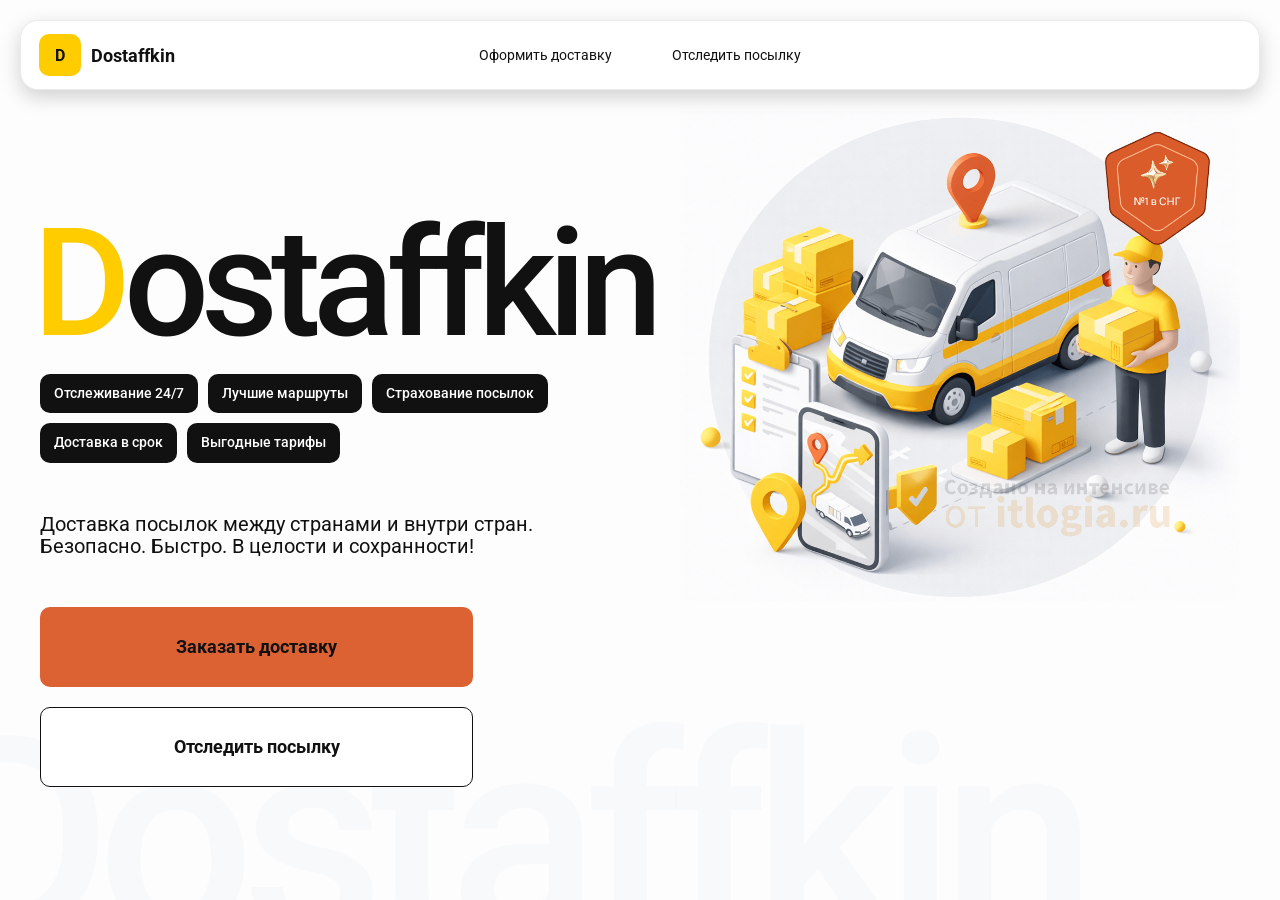
<file: index.html>
<!doctype html>
<html lang="ru">
<head>
    <meta charset="utf-8"/>
	<meta name="viewport" content="width=device-width,initial-scale=1,maximum-scale=1,user-scalable=0"/>
    <title>Dostaffkin — Доставка посылок между странами и внутри стран. Безопасно. Быстро. В целости и сохранности!</title>
	
	<link rel="stylesheet" href="styles/base.css"/>
	<link rel="stylesheet" href="styles/base_adaptive.css"/>
	<link rel="stylesheet" href="styles/index.css"/>
	<link rel="stylesheet" href="styles/index_adaptive.css"/>
</head>
<body>

	<div class="container">
		<header class="header">
			<a class="header-brand" href="#">
				<div class="header-logo">D</div>
				<div class="header-title">Dostaffkin</div>
			</a>
			
			<nav class="header-menu">
				<a class="header-link" href="./order.html">Оформить <span>доставку</span></a>
				<a class="header-link" href="./track.html">Отследить <span>посылку</span></a>
			</nav>
		</header>
		<main class="main">
		
			<section class="main-info">
				<div class="main-title">
					<span>D</span>ostaffkin
				</div>
				
				<div class="main-features">
					<div class="main-feature">Отслеживание 24/7</div>
					<div class="main-feature">Лучшие маршруты</div>
					<div class="main-feature">Страхование посылок</div>
					<div class="main-feature">Доставка в срок</div>
					<div class="main-feature">Выгодные тарифы</div>
				</div>
				
				<div class="main-description">
					Доставка посылок между странами и внутри стран.
					Безопасно. Быстро. В целости и сохранности!
				</div>
				
				<div class="main-actions">
					<a class="button" type="button" href="./order.html">Заказать доставку</a>
					<a class="button button-white" type="button" href="./track.html">Отследить посылку</a>
				</div>
			</section>
			
			<div class="main-title-ghost">Dostaffkin</div>
			
			<section class="main-image">
				<img src="images/main-image.png" alt="Main image"/>
			</section>
			
		</main>

	</div>

	
</body>
</html>
</file>
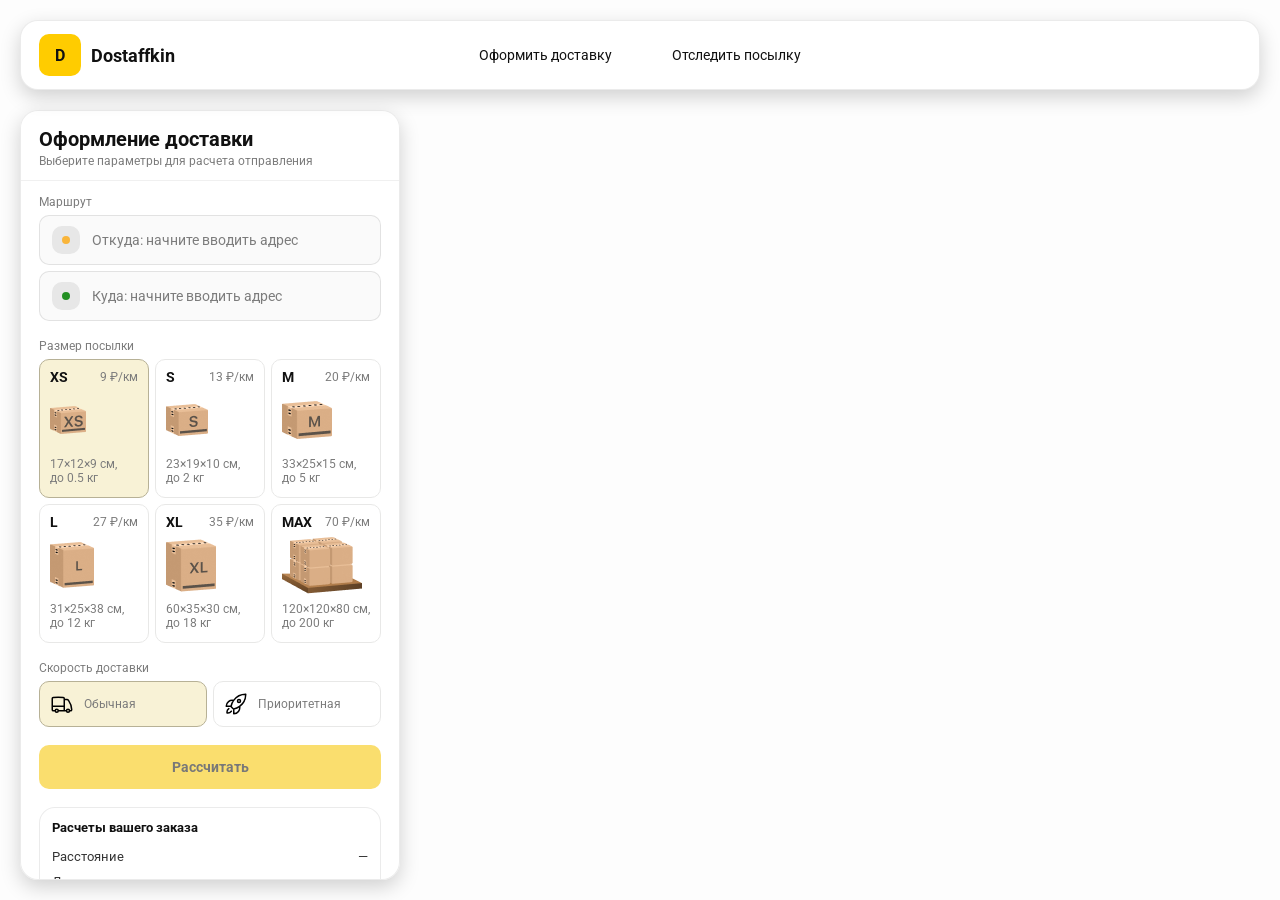
<file: order.html>
<!doctype html>
<html lang="ru">
<head>
    <meta charset="utf-8"/>
    <meta name="viewport" content="width=device-width,initial-scale=1,maximum-scale=1,user-scalable=0"/>
    <title>Оформление доставки</title>

    <link rel="stylesheet" href="styles/base.css"/>
    <link rel="stylesheet" href="styles/base_adaptive.css"/>

    <link rel="stylesheet" href="styles/order.css"/>
    <link rel="stylesheet" href="styles/order_adaptive.css"/>
	
	<script src="https://api-maps.yandex.ru/2.1/?lang=ru_RU&apikey=3f83d2e1-9dce-4707-993f-36ad751d7c60&suggest_apikey=ce8445e2-9531-4442-83a0-c552c647a2d5" type="text/javascript"></script>
	
</head>
<body>

	<div id="map"></div>
	
		<header class="header">
			<a class="header-brand" href="./index.html">
				<div class="header-logo">D</div>
				<div class="header-title">Dostaffkin</div>
			</a>
			
			<nav class="header-menu">
				<a class="header-link" href="#">Оформить <span>доставку</span></a>
				<a class="header-link" href="./track.html">Отследить <span>посылку</span></a>
			</nav>
		</header>
	
	
	<aside class="main" id="sidebar">


		<div class="main-header">
			<div class="main-title">Оформление доставки</div>
			<div class="main-text">Выберите параметры для расчета отправления</div>
		</div>


		<div class="main-content">
		
			<div class="main-route">
				<div class="main-block-title">Маршрут</div>
				<div class="main-fields">
					<div class="main-field" id="fromField">
						<div class="main-pin"></div>
						<input id="from" placeholder="Откуда: начните вводить адрес" autocomplete="off"/>
						<div class="main-ac" id="fromAc" role="listbox" aria-label="Подсказки адресов"></div>
					</div>

					<div class="main-field" id="toField">
						<div class="main-pin"></div>
						<input id="to" placeholder="Куда: начните вводить адрес" autocomplete="off"/>
						<div class="main-ac" id="toAc" role="listbox" aria-label="Подсказки адресов"></div>
					</div>
				</div>
			 </div>	
			
			
			<div class="main-package">
				<div class="main-block-title">Размер посылки</div>

				<div class="main-sizes">
					<div class="main-size-card is-active" data-value="xs">
						<div class="main-size-top">
							<div class="main-size-label">XS</div>
							<div class="main-size-rate">9 ₽/км</div>
						</div>
						<div class="main-size-media">
							<img src="images/sizes/xs.png" alt="Короб XS"/>
						</div>
						<div class="main-size-description">17×12×9 см,<br>до 0.5 кг</div>
					</div>

					<div class="main-size-card" data-value="s">
						<div class="main-size-top">
							<div class="main-size-label">S</div>
							<div class="main-size-rate">13 ₽/км</div>
						</div>
						<div class="main-size-media">
							<img src="images/sizes/s.png" alt="Короб S"/>
						</div>
						<div class="main-size-description">23×19×10 см,<br>до 2 кг</div>
					</div>

					<div class="main-size-card" data-value="m">
						<div class="main-size-top">
							<div class="main-size-label">M</div>
							<div class="main-size-rate">20 ₽/км</div>
						</div>
						<div class="main-size-media">
							<img src="images/sizes/m.png" alt="Короб M"/>
						</div>
						<div class="main-size-description">33×25×15 см,<br>до 5 кг</div>
					</div>

					<div class="main-size-card" data-value="l">
						<div class="main-size-top">
							<div class="main-size-label">L</div>
							<div class="main-size-rate">27 ₽/км</div>
						</div>
						<div class="main-size-media">
							<img src="images/sizes/l.png" alt="Короб L"/>
						</div>
						<div class="main-size-description">31×25×38 см,<br>до 12 кг</div>
					</div>

					<div class="main-size-card" data-value="xl">
						<div class="main-size-top">
							<div class="main-size-label">XL</div>
							<div class="main-size-rate">35 ₽/км</div>
						</div>
						<div class="main-size-media">
							<img src="images/sizes/xl.png" alt="Короб XL"/>
						</div>
						<div class="main-size-description">60×35×30 см,<br>до 18 кг</div>
					</div>

					<div class="main-size-card" data-value="max">
						<div class="main-size-top">
							<div class="main-size-label">MAX</div>
							<div class="main-size-rate">70 ₽/км</div>
						</div>
						<div class="main-size-media main-size-media-palleta">
							<img src="images/sizes/max.png" alt="Паллета"/>
						</div>
						<div class="main-size-description">120×120×80 см,<br>до 200 кг</div>
					</div>
				</div>
			</div>

	
			<div class="main-speed">
				<div class="main-block-title">Скорость доставки</div>

				<div class="main-speeds">
					<div class="main-speed-card is-active" data-value="regular">
						<img class="main-speed-media" src="images/icons/regular.svg" alt="Regular"/>
						<div class="main-speed-description">Обычная</div>
					</div>
					<div class="main-speed-card" data-value="fast">
						<img class="main-speed-media" src="images/icons/fast.svg" alt="Fast"/>
						<div class="main-speed-description">Приоритетная</div>
					</div>

				</div>
			</div>
			
			
			<div class="main-calculate-block">
				<button id="calc" class="button calculate-button" type="button" disabled>Рассчитать</button>
			</div>


			<div class="main-result" id="result">
				<div class="main-result-title">Расчеты вашего заказа</div>
				<div class="main-result-lines">
					<div class="main-result-line"><span>Расстояние</span><span id="distanceValue">—</span></div>
					<div class="main-result-line"><span>Доставим через</span><span id="durationValue">—</span></div>
					<div class="main-result-line"><span>Тариф</span><span id="rateValue">—</span></div>
				</div>
				<div class="main-price">
					<div class="main-price-label">Итого</div>
					<div class="main-price-value" id="totalValue">—</div>
				</div>
			</div>


			<div class="main-order-box">
				<div class="main-order-form" id="orderForm">
					<div class="main-order-title">Оформление доставки</div>
					<div class="main-block-info-row">
						<div class="main-block-title">Контакты</div>
						<div class="order-fields">
							<div class="main-field">
								<input id="customerName" placeholder="Ваше имя" autocomplete="off"/>
							</div>
							<div class="main-field">
								<input id="customerPhone" placeholder="Ваш телефон" autocomplete="off" inputmode="tel"/>
							</div>
						</div>
					</div>
					<div class="main-block-info-row extra-info">
						<div class="main-block-title">Дополнительная информация</div>
						<div class="main-field textarea">
							<textarea id="comment" placeholder="Детали доставки и комментарии"></textarea>
						</div>
					</div>
					<button id="submit" class="button main-submit-request" type="button" disabled>Отправить
						заявку
					</button>
				</div>

				<div class="main-order-success" id="orderSuccess">
					<div class="main-success-icon">✓</div>
					<div class="main-success-title">Заявка отправлена!</div>
					<div class="main-success-title">Номер отправления – <span id="orderId"></span></div>
					<div class="main-success-subtitle">Мы скоро свяжемся с вами</div>
				</div>

		</div>
	</aside>
	
	<script src="scripts/order.js"></script>

</body>

</html>
</file>
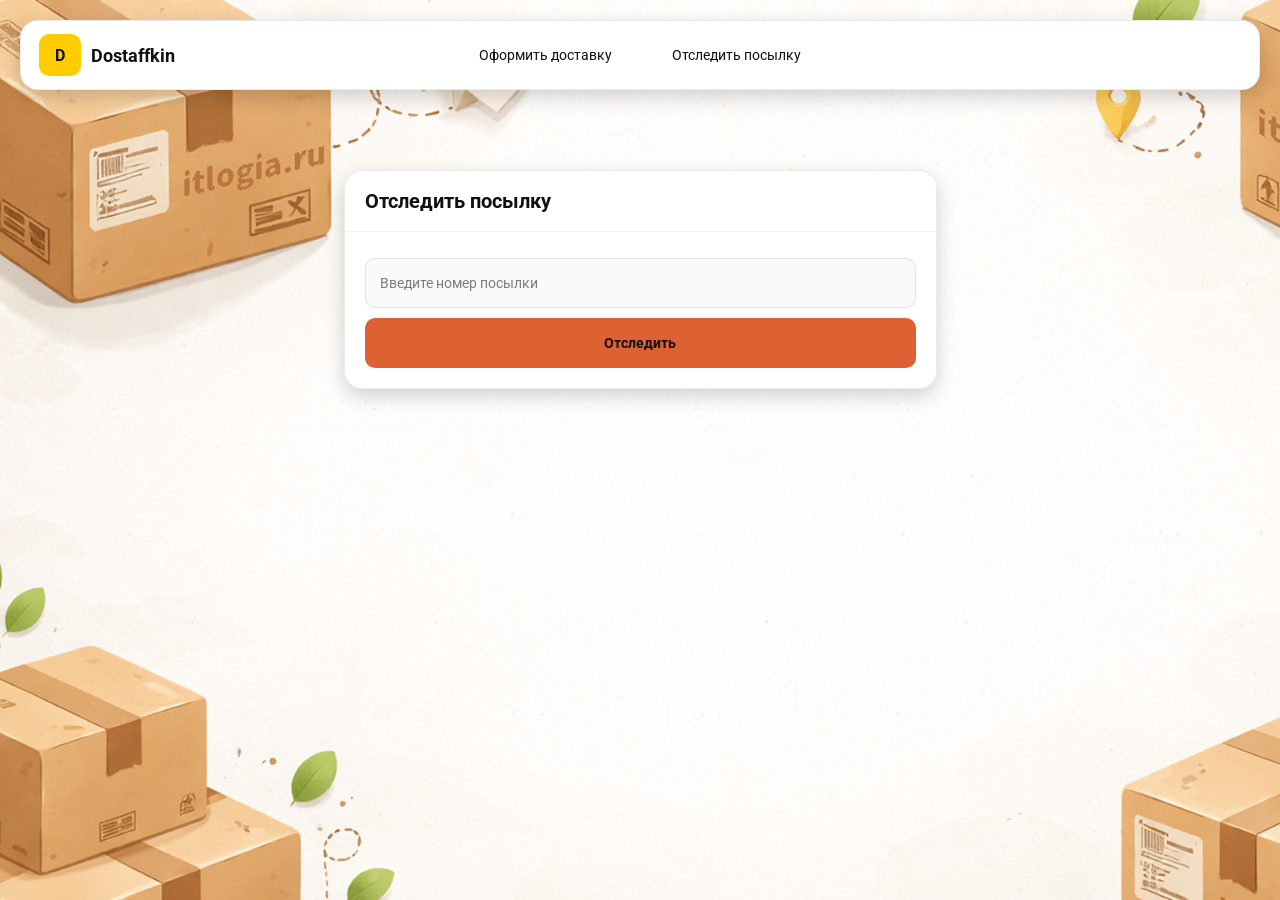
<file: track.html>
<!doctype html>
<html lang="ru">
<head>
    <meta charset="utf-8"/>
    <meta name="viewport" content="width=device-width,initial-scale=1,maximum-scale=1,user-scalable=0"/>
    <title>Отследить посылку</title>
    <link rel="stylesheet" href="styles/base.css"/>
    <link rel="stylesheet" href="styles/base_adaptive.css"/>

    <link rel="stylesheet" href="styles/track.css"/>
    <link rel="stylesheet" href="styles/track_adaptive.css"/>
</head>
<body>


	<div class="container">
	
		<header class="header">
			<a class="header-brand" href="./index.html">
				<div class="header-logo">D</div>
				<div class="header-title">Dostaffkin</div>
			</a>
			
			<nav class="header-menu">
				<a class="header-link" href="./order.html">Оформить <span>доставку</span></a>
				<a class="header-link" href="#">Отследить <span>посылку</span></a>
			</nav>
		</header>
	
	
		<main class="track-content">
			<section class="track-card track-search">
				<div class="track-title">Отследить посылку</div>
				<div class="track-action">
					<div class="main-field track-field">
						<input id="trackNumber" placeholder="Введите номер посылки" autocomplete="off"/>
					</div>
					<button id="trackButton" class="button track-button" type="button">Отследить</button>
				</div>
			</section>
			
			<section class="track-card track-result" id="trackResult">
				<div class="track-result-header">
					<div class="track-id" id="trackIdValue"></div>
					<div class="track-routes">
						<div class="track-route">
							<div class="track-route-pin">
								<svg xmlns="http://www.w3.org/2000/svg" fill="none" viewBox="0 0 24 24" stroke-width="1.5"
									 stroke="orange" class="size-6">
									<path stroke-linecap="round" stroke-linejoin="round"
										  d="M15 10.5a3 3 0 1 1-6 0 3 3 0 0 1 6 0Z"/>
									<path stroke-linecap="round" stroke-linejoin="round"
										  d="M19.5 10.5c0 7.142-7.5 11.25-7.5 11.25S4.5 17.642 4.5 10.5a7.5 7.5 0 1 1 15 0Z"/>
								</svg>
							</div>
							<div class="track-route-address" id="trackFromValue">
								Откуда: Москва, улица Арбат, 1
							</div>
						</div>
						<div class="track-route track-route-arrow">
							<svg xmlns="http://www.w3.org/2000/svg" fill="none" viewBox="0 0 24 24" stroke-width="1.5"
								 stroke="currentColor" class="size-6">
								<path stroke-linecap="round" stroke-linejoin="round"
									  d="M19.5 13.5 12 21m0 0-7.5-7.5M12 21V3"/>
							</svg>
						</div>
						<div class="track-route">
							<div class="track-route-pin">
								<svg xmlns="http://www.w3.org/2000/svg" fill="none" viewBox="0 0 24 24" stroke-width="1.5"
									 stroke="green" class="size-6">
									<path stroke-linecap="round" stroke-linejoin="round"
										  d="M15 10.5a3 3 0 1 1-6 0 3 3 0 0 1 6 0Z"/>
									<path stroke-linecap="round" stroke-linejoin="round"
										  d="M19.5 10.5c0 7.142-7.5 11.25-7.5 11.25S4.5 17.642 4.5 10.5a7.5 7.5 0 1 1 15 0Z"/>
								</svg>
							</div>
							<div class="track-route-address" id="trackToValue">
								Куда: Минск, проспект Независимости, 58
							</div>
						</div>
					</div>
				</div>
				<div class="track-info">
					<div class="track-status-title">Статус данной посылки:</div>
					<div class="track-status-list" id="trackStatusList">


						<div class="track-status created">
							<img src="images/icons/created.svg" class="track-status-icon" alt="Created">
							<div class="track-status-text">
								<div class="track-status-text-state">Создан</div>
								<div class="track-status-text-date">10.01.2026</div>
							</div>
						</div>

						<div class="track-status in-way">
							<img src="images/icons/in-way.svg" class="track-status-icon" alt="In way">
							<div class="track-status-text">
								<div class="track-status-text-state">В пути: Москва</div>
								<div class="track-status-text-date">18.01.2026</div>
							</div>
						</div>

						<div class="track-status ready">
							<img src="images/icons/ready.svg" class="track-status-icon" alt="Ready">
							<div class="track-status-text">
								<div class="track-status-text-state">Готов к выдаче</div>
								<div class="track-status-text-date">25.01.2026</div>
							</div>
						</div>

						<div class="track-status done">
							<img src="images/icons/done.svg" class="track-status-icon" alt="Done">
							<div class="track-status-text">
								<div class="track-status-text-state">Вручен</div>
								<div class="track-status-text-date">27.01.2026</div>
							</div>
						</div>

					</div>
				</div>
			</section>
		</main>
	</div>
	
	<script src="scripts/track.js"></script>
</body>
</html>
</file>
<file: styles/base.css>
*, *::before, *::after {
    box-sizing: border-box;
}
@font-face {
    font-family: "Roboto";
    src: url("../fonts/Roboto-Regular.ttf");
    font-weight: normal;
}

@font-face {
    font-family: "Roboto";
    src: url("../fonts/Roboto-Bold.ttf");
    font-weight: bold;
}

@font-face {
    font-family: "Roboto";
    src: url("../fonts/Roboto-Medium.ttf");
    font-weight: 500;
}

html, body {
    margin: 0;
    color: #111111;
    font-family: "Roboto", sans-serif;
}

body {
    background: #FDFDFD;
}

.header {
    border-radius: 18px;
    box-shadow: 0 7px 20px 0 #0000002E;
    backdrop-filter: blur(10px);
    background: #ffffff;
    left: 20px;
    border: 1px solid rgba(0, 0, 0, 0.08);
    position: fixed;
    right: 20px;
    top: 20px;
    padding: 14px 18px;
    height: 70px;
    display: flex;
    align-items: center;
    z-index: 6;
}

.header-brand {
    display: flex;
    align-items: center;
    text-decoration: none;
    gap: 10px;
}

.header-logo {
    width: 42px;
    height: 42px;
    border-radius: 10px;
    background: #FFCC00;
    display: grid;
    place-items: center;
    font-weight: bold;
    color: #111;
}

.header-title {
    font-size: 18px;
    font-weight: bold;
    color: #111111;
    text-decoration: none;
}

.header-menu {
    display: flex;
    align-items: center;
    gap: 60px;
    margin: 0;
    position: absolute;
    left: 50%;
    transform: translateX(-50%);
}

.header-link {
    font-size: 14px;
    color: #111111;
    text-decoration: none;
}

.button {
    border: 0;
    outline: none;
    height: 44px;
    border-radius: 10px;
    font-size: 14px;
    font-weight: bold;
    cursor: pointer;
    font-family: inherit;
    transition: transform .08s ease, opacity .12s ease;
    background: #DC6133;
    color: #111111;
    text-align: center;
    text-decoration: none;
}

.button:hover {
    background-color: #E5BC19;
}

.button:disabled {
    cursor: not-allowed;
    background-color: #FADE6E;
    color: #787878;
    transform: none;
}

.button.button-white {
    background: #ffffff;
    border: 1px solid #111111;
}

.button.button-white:hover {
    background: rgb(241 241 241);
}

.main-field {
    display: flex;
    align-items: center;
    margin-top: 6px;
    gap: 10px;
    border: 1px solid #1111111A;
    background: #FAFAFA;
    border-radius: 10px;
    padding: 10px 12px;
    position: relative;
    box-sizing: border-box;
    height: 50px;
}

.main-field.textarea {
    height: auto;
}

.main-pin {
    width: 28px;
    height: 28px;
    border-radius: 10px;
    background: rgba(17, 17, 17, 0.08);
    display: grid;
    place-items: center;
    flex: 0 0 auto;
    position: relative;
}

.main-pin::before {
    content: "";
    width: 8px;
    height: 8px;
    border-radius: 999px;
    background: orange;
    opacity: .75;
    display: block;
}

.main-field:last-child .main-pin::before {
    background: green;
    opacity: .85;
}

input, textarea {
    width: 100%;
    border: 0;
    outline: none;
    background: transparent;
    font-size: 14px;
    color: #111111;
    font-family: inherit;
}

textarea {
    resize: vertical;
    min-height: 72px;
    padding: 2px 0;
}

input::placeholder, textarea::placeholder {
    color: #7C7C7C;
}

.main-field:focus-within {
    border-color: rgba(0, 0, 0, 0.20);
    box-shadow: 0 0 0 4px rgba(255, 204, 0, 0.35);
    background: rgba(255, 255, 255, 0.75);
}
</file>
<file: styles/base_adaptive.css>
@media (max-width: 767px) {
    .header {
        left: 10px;
        right: 10px;
        top: 10px;
    }

    .header-link span {
        display: none;
    }

    .header-menu {
        gap: 20px;
        justify-content: flex-start;
        margin: 0 0 0 30px;
        position: static;
        transform: none;
    }
}

@media (max-width: 420px) {
    .header-title {
        display: none;
    }
}

@media (max-width: 374px) {
    .header-menu {
        gap: 10px;
        margin: 0 0 0 10px;
    }
}
</file>
<file: styles/index.css>
.container {
    overflow: hidden;
    min-height: 100vh;
}

.main {
    padding: 111px 40px 40px;
    position: relative;
    display: flex;
}

.main-info {
    max-width: 840px;
    width: 100%;
    position: relative;
}

.main-title {
    margin-top: 98px;
    font-weight: 500;
    font-size: 200px;
    line-height: 1;
    letter-spacing: -0.05em;
    color: #111111;
    left: -15px;
    position: relative;
}

.main-title span {
    color: #ffcc00;
}

.main-features {
    margin-top: 15px;
    display: flex;
    flex-wrap: wrap;
    gap: 10px;
}

.main-feature {
    background: #111111;
    color: #ffffff;
    padding: 12px 14px;
    font-weight: 500;
    font-size: 14px;
    line-height: 1.1;
    border-radius: 10px;
}

.main-description {
    margin-top: 50px;
    max-width: 500px;
    font-size: 20px;
    line-height: 1.1;
    color: #111111;
}

.main-actions {
    margin-top: 50px;
    display: flex;
    flex-direction: column;
    gap: 20px;
}

.main-actions .button {
    height: 80px;
    width: 433px;
    font-size: 18px;
    font-weight: bold;
    place-items: center;
    display: grid;
}

.main-title-ghost {
    position: absolute;
    z-index: -1;
    left: -70px;
    bottom: -150px;
    font-weight: 500;
    font-size: 278px;
    line-height: 1;
    letter-spacing: -0.05em;
    color: #ECEDF04D;
}

.main-image {
    width: 1024px;
    top: 100px;
    z-index: -2;
}

.main-image img {
    width: 100%;
    max-width: 1024px;
    height: auto;
    display: block;
}
</file>
<file: styles/index_adaptive.css>
@media (max-width: 1760px) {
    .main-title {
        font-size: 150px;
        left: -7px;
    }

    .main-info {
        max-width: 640px;
    }
}

@media (max-width: 1200px) {
    .main-info {
        max-width: 540px;
    }

    .main {
        padding: 111px 20px 20px;
    }

    .main-title {
        font-size: 120px;
        left: -4px;
    }

    .main-title-ghost {
        font-size: 220px;
    }
}

@media (max-width: 1024px) {
    .main-title {
        margin-top: 30px;
    }

    .main {
        flex-direction: column-reverse;
    }

    .main-image {
        max-width: 350px;
        position: absolute;
        left: 370px;
        top: 370px;
    }

    .main-info {
        max-width: 100%;
    }

    .main-actions {
        gap: 10px;
    }

    .main-actions .button {
        height: 50px;
        font-size: 14px;
        width: auto;
        max-width: 300px;
    }

    .main-description {
        max-width: 350px;
    }
}

@media (max-width: 570px) {
    .main-title {
        font-size: 88px;
    }

    .main-description {
        max-width: 100%
    }

    .main-actions {
       width: 100%;
    }

    .main-actions .button {
        width: 100%;
        max-width: 100%
    }

    .main-image {
        max-width: 650px;
        position: absolute;
        left: 170px;
        top: 70px;
        opacity: 0.2;
    }
}

@media (max-width: 400px) {
    .main-title {
        font-size: 70px;
    }
}
</file>
<file: styles/order.css>
#map {
    position: fixed;
    inset: 0;
}

.main {
    border-radius: 18px;
    box-shadow: 0 7px 20px 0 #0000002E;
    backdrop-filter: blur(10px);
    background: rgba(255, 255, 255, 0.96);
    left: 20px;
    border: 1px solid rgba(0, 0, 0, 0.08);
    position: fixed;
    top: 110px;
    bottom: 20px;
    width: 380px;
    display: flex;
    flex-direction: column;
    overflow: hidden;
    z-index: 5;
}

.main-header {
    padding: 18px 18px 12px 18px;
    border-bottom: 1px solid rgba(0, 0, 0, 0.06);
    display: flex;
    flex-direction: column;
}

.main-title {
    font-size: 20px;
    line-height: 100%;
    font-weight: bold;
}

.main-text {
    font-size: 12px;
    margin-top: 5px;
    color: #7C7C7C;
}

.main-content {
    padding: 14px 18px 18px 18px;
    overflow: auto;
    scrollbar-width: none;
    display: flex;
    flex-direction: column;
    gap: 18px;
    flex: 1;
}

.main-block-title {
    font-size: 12px;
    color: #7C7C7C;
}

.main-route .main-block-title,
.main-package .main-block-title {
    margin-bottom: 6px;
}

.main-sizes {
    display: grid;
    gap: 6px;
    grid-template-columns: repeat(3, 1fr);
}

.main-size-card {
    border: 1px solid #E8E8E7;
    background: #FFFFFF;
    border-radius: 10px;
    padding: 10px;
    cursor: pointer;
    user-select: none;
    transition: transform .08s ease, border-color .12s ease, background .12s ease;
    min-height: 139px;
}

.main-size-card:hover {
    transform: translateY(-1px);
}

.main-size-card.is-active {
    background-color: #F8F2D6;
    border-color: #B7B196;
}

.main-size-top {
    display: flex;
    align-items: center;
    justify-content: space-between;
}

.main-size-label {
    font-weight: bold;
    font-size: 14px;
    color: #111111;
    line-height: 100%;
}

.main-size-rate {
    font-size: 12px;
    color: #7C7C7C;
    line-height: 100%;
}

.main-size-media {
    margin-top: 8px;
    height: 57px;
}

.main-size-description {
    margin-top: 8px;
    font-size: 12px;
    color: #7C7C7C;
    line-height: 1.2;
}

.calculate-button {
    width: 100%;
}

.main-result {
    border: 1px solid rgba(0, 0, 0, 0.08);
    background: rgba(255, 255, 255, 0.75);
    border-radius: 16px;
    padding: 12px;
    line-height: 1.25;
}

.main-result-title {
    font-weight: bold;
    font-size: 13px;
    color: #111111;
    margin-bottom: 13px;
}

.main-result-lines {
    gap: 8px;
    display: flex;
    flex-direction: column;
}

.main-result-line {
    font-size: 13px;
    color: rgba(17, 17, 17, 0.85);
    display: flex;
    justify-content: space-between;
}

.main-price {
    margin-top: 18px;
    padding-top: 10px;
    border-top: 1px dashed rgba(0, 0, 0, 0.12);
    display: flex;
    align-items: baseline;
    justify-content: space-between;
}

.main-price-label {
    font-size: 12px;
    color: rgba(17, 17, 17, 0.55);
}

.main-price-value {
    font-size: 20px;
    font-weight: bold;
    color: #111111;
    letter-spacing: -0.3px;
}

.main-order-box {
    background: #ffffff;
    border: 1px solid #E8E8E7;
    border-radius: 10px;
    padding: 12px;
}

.main-order-title {
    margin-bottom: 8px;
    font-weight: bold;
    font-size: 14px;
    color: #111111;
}

.main-block-info {
    display: flex;
    flex-direction: column;
    gap: 6px;
}

.order-fields {
    display: grid;
    grid-template-columns: 1fr 1fr;
    column-gap: 10px;
    margin-top: 6px;
}

.main-block-info-row.extra-info {
    display: block;
    margin-top: 13px;
}

.main-submit-request {
    width: 100%;
    margin-top: 6px;
}

.main-order-success {
    display: none;
    text-align: center;
    padding: 22px 12px;
    gap: 12px;
}

.main-order-success.is-visible {
    display: flex;
    flex-direction: column;
    align-items: center;
}

.main-success-icon {
    width: 56px;
    height: 56px;
    border-radius: 50%;
    background: #16a34a;
    color: #ffffff;
    display: grid;
    place-items: center;
    font-size: 30px;
}

.main-success-title {
    font-size: 14px;
    font-weight: bold;
    color: #111111;
}

.main-success-subtitle {
    font-size: 12px;
    color: rgba(17, 17, 17, 0.55);
    line-height: 1.3;
}

.main-speed .main-block-title {
    margin-bottom: 6px;
}

.main-speeds {
    display: grid;
    gap: 6px;
    grid-template-columns: repeat(2, 1fr);
}

.main-speed-card {
    border: 1px solid #E8E8E7;
    background: #FFFFFF;
    border-radius: 10px;
    padding: 10px;
    cursor: pointer;
    user-select: none;
    transition: transform .08s ease, border-color .12s ease, background .12s ease;
    display: flex;
    align-items: center;
    gap: 10px;
}

.main-speed-card:hover {
    transform: translateY(-1px);
}

.main-speed-card.is-active {
    background-color: #F8F2D6;
    border-color: #B7B196;
}

.main-speed-description {
    font-size: 12px;
    color: #7C7C7C;
    line-height: 1.2;
}
</file>
<file: styles/order_adaptive.css>
@media (max-width: 767px) {
    .main {
        left: 10px;
        right: 10px;
        top: 50%;
        bottom: 12px;
        width: auto;
        max-width: none;
    }
}

@media (max-width: 420px) {
    .main-sizes {
        grid-template-columns: repeat(2, 1fr);
    }
}
</file>
<file: styles/track.css>
.container {
    background: #F4F4F4 url("../images/track-bg.png");
    background-size: cover;
    min-height: 100vh;
    padding: 170px 0 50px 0;
}

.track-content {
    width: 593px;
    margin: 0 auto;
}

.track-card {
    width: 100%;
    border-radius: 18px;
    box-shadow: 0 7px 20px 0 #0000002E;
    backdrop-filter: blur(10px);
    background: rgba(255, 255, 255, 0.96);
    border: 1px solid rgba(0, 0, 0, 0.08);
}

.track-title {
    font-size: 20px;
    line-height: 100%;
    font-weight: bold;
    border-bottom: 1px solid #EEEEEE;
    padding: 20px;
}

.track-action {
    padding: 20px;
}

.track-button {
    width: 100%;
    height: 50px;
}

.track-field {
    margin-bottom: 10px;
}

.track-result {
    margin-top: 5px;
    display: none;
}

.track-result.is-visible {
    display: block;
}

.track-result-header {
    font-weight: bold;
    font-size: 14px;
    color: #111111;
    padding: 20px;
    border-bottom: 1px solid #EEEEEE;
}

.track-id {
    margin-bottom: 12px;
    font-size: 20px;
}

.track-routes {
    display: flex;
    flex-direction: column;
    gap: 10px;
    font-weight: normal;
}

.track-route {
    display: flex;
    align-items: center;
    gap: 10px;
}

.track-route-pin {
    width: 24px;
    height: 24px;
    flex-shrink: 0;
}

.track-route-arrow {
    padding: 15px 0;
    width: 24px;
    height: 24px;
}

.track-info {
    padding: 20px;
}

.track-status {
    display: flex;
    align-items: center;
    font-size: 12px;
    gap: 10px;
}

.track-status-title {
    font-size: 14px;
    color: #111111;
    margin-bottom: 20px;
}

.track-status-list {
    display: flex;
    flex-direction: column;
    gap: 15px;
}

.track-status-icon {
    width: 40px;
    height: 40px;
    border-radius: 50%;
    background: rgba(17, 17, 17, 0.08);
    display: grid;
    place-items: center;
    flex: 0 0 auto;
}

.track-status.created .track-status-icon {
    background-color: #F1CB00;
}

.track-status.in-way .track-status-icon {
    background-color: #F08A11;
}

.track-status.ready .track-status-icon {
    background-color: #A35D0A;
}

.track-status.done .track-status-icon {
    background-color: #37C93B;
}

.track-status-text {
    display: flex;
    align-items: center;
    justify-content: space-between;
    color: #111111;
    font-size: 12px;
    flex: 1;
}

.track-status-date {
    color: rgba(17, 17, 17, 0.55);
}
</file>
<file: styles/track_adaptive.css>
@media (max-width: 767px) {
    .container {
        padding: 130px 0 50px 0;
    }

    .track-content {
        width: 100%;
        padding-left: 10px;
        padding-right: 10px;
    }

    .track-result-header {
        padding: 20px;
    }
}
</file>
